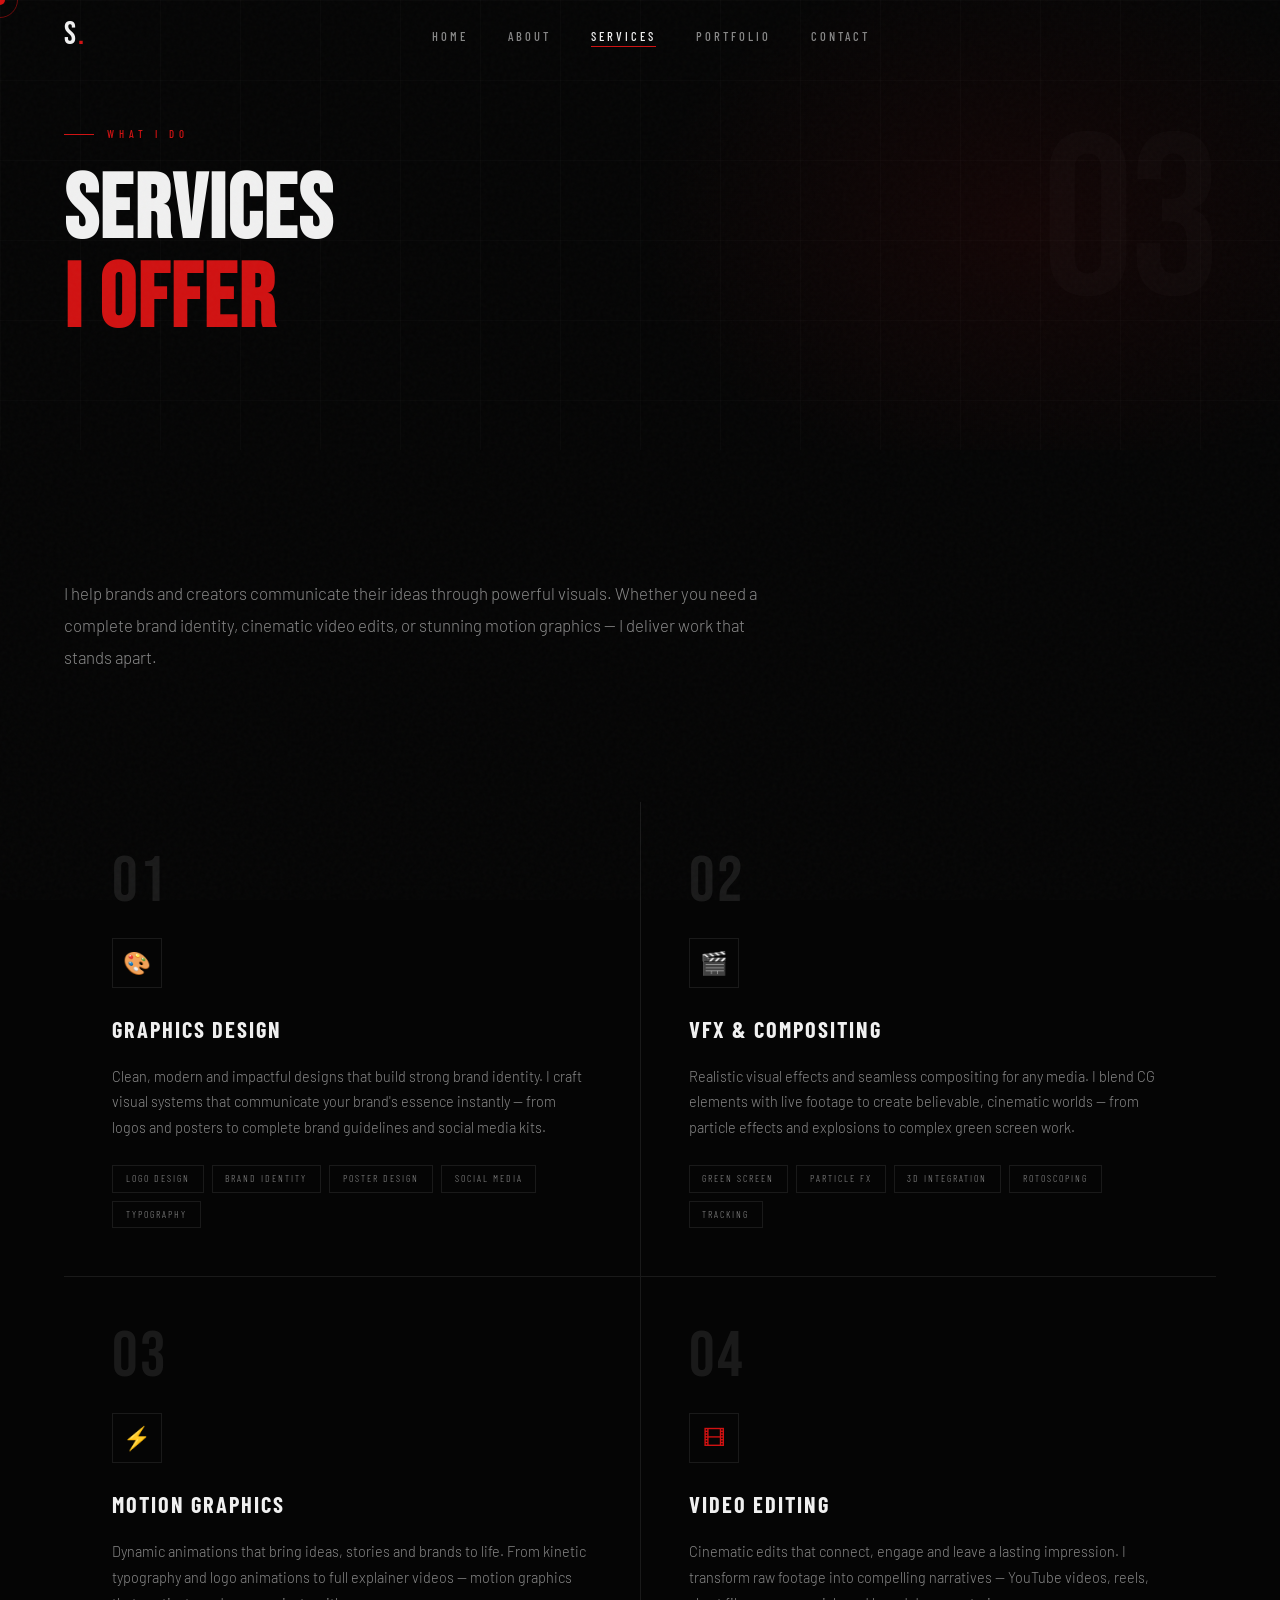
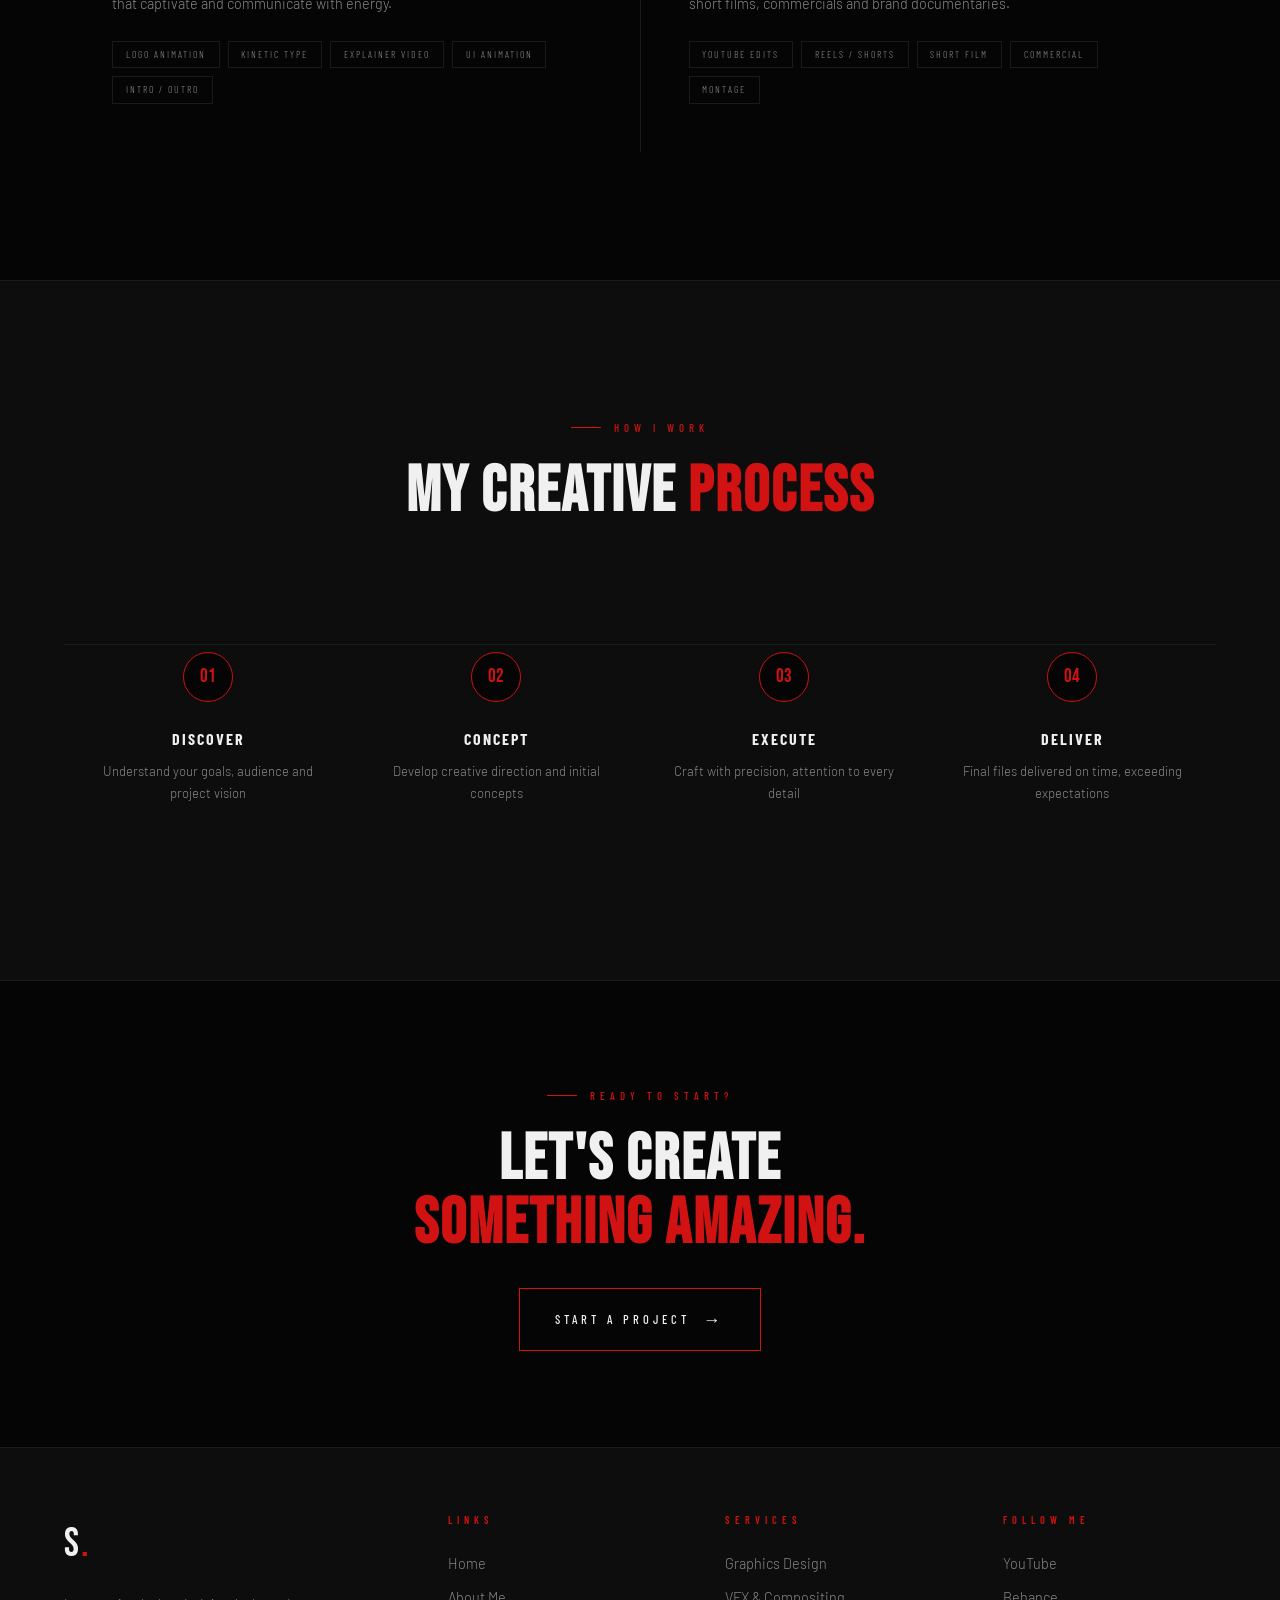
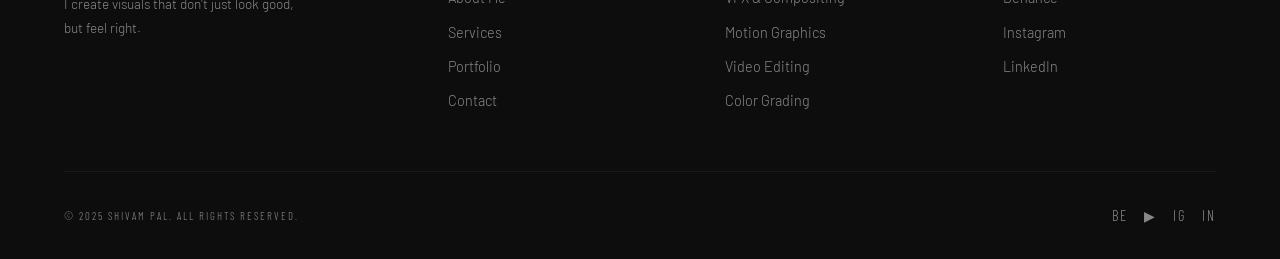
<file: services.html>
<!DOCTYPE html>
<html lang="en">
<head>
  <meta charset="UTF-8" />
  <meta name="viewport" content="width=device-width, initial-scale=1.0" />
  <title>Services — Shivam Pal</title>
  <link rel="stylesheet" href="style.css" />
</head>
<body>

  <div class="cursor"></div>
  <div class="cursor-follower"></div>

  <nav class="nav scrolled">
    <a href="index.html" class="nav-logo">S<span>.</span></a>
    <ul class="nav-links">
      <li><a href="index.html">Home</a></li>
      <li><a href="about.html">About</a></li>
      <li><a href="services.html" class="active">Services</a></li>
      <li><a href="portfolio.html">Portfolio</a></li>
      <li><a href="contact.html">Contact</a></li>
    </ul>
    <div class="nav-hamburger"><span></span><span></span><span></span></div>
  </nav>
  <div class="mobile-menu">
    <a href="index.html">Home</a>
    <a href="about.html">About</a>
    <a href="services.html">Services</a>
    <a href="portfolio.html">Portfolio</a>
    <a href="contact.html">Contact</a>
  </div>

  <!-- PAGE HEADER -->
  <header class="page-header" style="padding-top:var(--nav-h);">
    <div class="page-header-num">03</div>
    <div class="page-header-content">
      <div class="section-tag reveal">What I Do</div>
      <h1 class="section-h2 reveal reveal-delay-1" style="font-size:clamp(3rem,7vw,7rem);">
        Services<br><em>I Offer</em>
      </h1>
    </div>
  </header>

  <!-- INTRO -->
  <section class="section" style="padding-bottom:0;">
    <div style="max-width:700px;">
      <p class="reveal" style="font-size:1.05rem;color:var(--gray);line-height:1.9;">
        I help brands and creators communicate their ideas through powerful visuals.
        Whether you need a complete brand identity, cinematic video edits, or stunning
        motion graphics — I deliver work that stands apart.
      </p>
    </div>
  </section>

  <!-- SERVICES GRID -->
  <section class="section">
    <div class="services-grid" style="display:grid;grid-template-columns:repeat(2,1fr);">

      <!-- SERVICE 1 -->
      <div class="service-card reveal">
        <div class="service-num">01</div>
        <div class="service-icon">🎨</div>
        <h3 class="service-title">Graphics Design</h3>
        <p class="service-desc">
          Clean, modern and impactful designs that build strong brand identity.
          I craft visual systems that communicate your brand's essence instantly —
          from logos and posters to complete brand guidelines and social media kits.
        </p>
        <div class="service-tags">
          <span class="service-tag">Logo Design</span>
          <span class="service-tag">Brand Identity</span>
          <span class="service-tag">Poster Design</span>
          <span class="service-tag">Social Media</span>
          <span class="service-tag">Typography</span>
        </div>
      </div>

      <!-- SERVICE 2 -->
      <div class="service-card reveal reveal-delay-1">
        <div class="service-num">02</div>
        <div class="service-icon">🎬</div>
        <h3 class="service-title">VFX & Compositing</h3>
        <p class="service-desc">
          Realistic visual effects and seamless compositing for any media.
          I blend CG elements with live footage to create believable, cinematic worlds —
          from particle effects and explosions to complex green screen work.
        </p>
        <div class="service-tags">
          <span class="service-tag">Green Screen</span>
          <span class="service-tag">Particle FX</span>
          <span class="service-tag">3D Integration</span>
          <span class="service-tag">Rotoscoping</span>
          <span class="service-tag">Tracking</span>
        </div>
      </div>

      <!-- SERVICE 3 -->
      <div class="service-card reveal reveal-delay-2">
        <div class="service-num">03</div>
        <div class="service-icon">⚡</div>
        <h3 class="service-title">Motion Graphics</h3>
        <p class="service-desc">
          Dynamic animations that bring ideas, stories and brands to life.
          From kinetic typography and logo animations to full explainer videos —
          motion graphics that captivate and communicate with energy.
        </p>
        <div class="service-tags">
          <span class="service-tag">Logo Animation</span>
          <span class="service-tag">Kinetic Type</span>
          <span class="service-tag">Explainer Video</span>
          <span class="service-tag">UI Animation</span>
          <span class="service-tag">Intro / Outro</span>
        </div>
      </div>

      <!-- SERVICE 4 -->
      <div class="service-card reveal">
        <div class="service-num">04</div>
        <div class="service-icon">🎞</div>
        <h3 class="service-title">Video Editing</h3>
        <p class="service-desc">
          Cinematic edits that connect, engage and leave a lasting impression.
          I transform raw footage into compelling narratives — YouTube videos,
          reels, short films, commercials and brand documentaries.
        </p>
        <div class="service-tags">
          <span class="service-tag">YouTube Edits</span>
          <span class="service-tag">Reels / Shorts</span>
          <span class="service-tag">Short Film</span>
          <span class="service-tag">Commercial</span>
          <span class="service-tag">Montage</span>
        </div>
      </div>


    </div>
  </section>

  <!-- PROCESS SECTION -->
  <section class="section" style="background:var(--black-soft);border-top:1px solid var(--black-border);">
    <div style="text-align:center;max-width:600px;margin:0 auto 5rem;">
      <div class="section-tag reveal" style="justify-content:center;">How I Work</div>
      <h2 class="section-h2 reveal reveal-delay-1">My Creative <em>Process</em></h2>
    </div>

    <div style="display:grid;grid-template-columns:repeat(auto-fit,minmax(220px,1fr));gap:0;position:relative;">
      <!-- connector line -->
      <div style="position:absolute;top:2.5rem;left:0;right:0;height:1px;background:var(--black-border);z-index:0;"></div>

      <div class="reveal" style="text-align:center;padding:3rem 2rem;position:relative;z-index:1;">
        <div style="width:50px;height:50px;border-radius:50%;background:var(--black);border:1px solid var(--red);display:flex;align-items:center;justify-content:center;margin:0 auto 1.5rem;font-family:var(--font-display);font-size:1.2rem;color:var(--red);">01</div>
        <div style="font-family:var(--font-cond);font-size:1rem;font-weight:700;letter-spacing:2px;text-transform:uppercase;margin-bottom:0.5rem;">Discover</div>
        <div style="font-size:0.82rem;color:var(--gray);line-height:1.7;">Understand your goals, audience and project vision</div>
      </div>
      <div class="reveal reveal-delay-1" style="text-align:center;padding:3rem 2rem;position:relative;z-index:1;">
        <div style="width:50px;height:50px;border-radius:50%;background:var(--black);border:1px solid var(--red);display:flex;align-items:center;justify-content:center;margin:0 auto 1.5rem;font-family:var(--font-display);font-size:1.2rem;color:var(--red);">02</div>
        <div style="font-family:var(--font-cond);font-size:1rem;font-weight:700;letter-spacing:2px;text-transform:uppercase;margin-bottom:0.5rem;">Concept</div>
        <div style="font-size:0.82rem;color:var(--gray);line-height:1.7;">Develop creative direction and initial concepts</div>
      </div>
      <div class="reveal reveal-delay-2" style="text-align:center;padding:3rem 2rem;position:relative;z-index:1;">
        <div style="width:50px;height:50px;border-radius:50%;background:var(--black);border:1px solid var(--red);display:flex;align-items:center;justify-content:center;margin:0 auto 1.5rem;font-family:var(--font-display);font-size:1.2rem;color:var(--red);">03</div>
        <div style="font-family:var(--font-cond);font-size:1rem;font-weight:700;letter-spacing:2px;text-transform:uppercase;margin-bottom:0.5rem;">Execute</div>
        <div style="font-size:0.82rem;color:var(--gray);line-height:1.7;">Craft with precision, attention to every detail</div>
      </div>
      <div class="reveal reveal-delay-3" style="text-align:center;padding:3rem 2rem;position:relative;z-index:1;">
        <div style="width:50px;height:50px;border-radius:50%;background:var(--black);border:1px solid var(--red);display:flex;align-items:center;justify-content:center;margin:0 auto 1.5rem;font-family:var(--font-display);font-size:1.2rem;color:var(--red);">04</div>
        <div style="font-family:var(--font-cond);font-size:1rem;font-weight:700;letter-spacing:2px;text-transform:uppercase;margin-bottom:0.5rem;">Deliver</div>
        <div style="font-size:0.82rem;color:var(--gray);line-height:1.7;">Final files delivered on time, exceeding expectations</div>
      </div>
    </div>
  </section>

  <!-- CTA -->
  <section style="padding:6rem 5vw;text-align:center;border-top:1px solid var(--black-border);">
    <div class="section-tag reveal" style="justify-content:center;">Ready to Start?</div>
    <h2 class="section-h2 reveal reveal-delay-1">Let's Create<br><em>Something Amazing.</em></h2>
    <div style="margin-top:2rem;" class="reveal reveal-delay-2">
      <a href="contact.html" class="btn">
        <span>Start a Project</span>
        <span class="btn-arrow">→</span>
      </a>
    </div>
  </section>

  <!-- FOOTER -->
  <footer class="footer">
    <div class="footer-top">
      <div>
        <div class="footer-logo">S<span>.</span></div>
        <p class="footer-tagline">I create visuals that don't just look good, but feel right.</p>
      </div>
      <div class="footer-col">
        <div class="footer-col-title">Links</div>
        <a href="index.html">Home</a>
        <a href="about.html">About Me</a>
        <a href="services.html">Services</a>
        <a href="portfolio.html">Portfolio</a>
        <a href="contact.html">Contact</a>
      </div>
      <div class="footer-col">
        <div class="footer-col-title">Services</div>
        <a href="services.html">Graphics Design</a>
        <a href="services.html">VFX & Compositing</a>
        <a href="services.html">Motion Graphics</a>
        <a href="services.html">Video Editing</a>
        <a href="services.html">Color Grading</a>
      </div>
      <div class="footer-col">
        <div class="footer-col-title">Follow Me</div>
        <a href="https://www.youtube.com/@ShivamPal-sg6mi" target="_blank">YouTube</a>
        <a href="https://www.behance.net/shivampal131" target="_blank">Behance</a>
        <a href="#" target="_blank">Instagram</a>
        <a href="#" target="_blank">LinkedIn</a>
      </div>
    </div>
    <div class="footer-bottom">
      <span>© 2025 Shivam Pal. All rights reserved.</span>
      <div class="footer-socials">
        <a href="https://www.behance.net/shivampal131" target="_blank">Be</a>
        <a href="https://www.youtube.com/@ShivamPal-sg6mi" target="_blank">▶</a>
        <a href="#" target="_blank">Ig</a>
        <a href="#" target="_blank">in</a>
      </div>
    </div>
  </footer>

  <script src="script.js"></script>
</body>
</html>
</file>
<file: style.css>
/* =========================================
   SHIVAM PAL — CREATIVE PORTFOLIO
   style.css
   ========================================= */

/* --- Google Fonts --- */
@import url('https://fonts.googleapis.com/css2?family=Bebas+Neue&family=Barlow:ital,wght@0,300;0,400;0,500;0,600;0,700;1,300;1,400&family=Barlow+Condensed:wght@300;400;500;600;700;800;900&display=swap');

/* =========================================
   1. CSS VARIABLES
   ========================================= */
:root {
  --black:       #050505;
  --black-soft:  #0d0d0d;
  --black-card:  #111111;
  --black-border:#1a1a1a;
  --red:         #d11212;
  --red-dark:    #a00d0d;
  --red-glow:    rgba(209,18,18,0.18);
  --white:       #f0f0f0;
  --gray:        #888888;
  --gray-light:  #cccccc;
  --font-display:'Bebas Neue', sans-serif;
  --font-cond:   'Barlow Condensed', sans-serif;
  --font-body:   'Barlow', sans-serif;
  --nav-h:       70px;
  --transition:  0.4s cubic-bezier(0.25, 0.46, 0.45, 0.94);
}

/* =========================================
   2. RESET & BASE
   ========================================= */
*, *::before, *::after { margin: 0; padding: 0; box-sizing: border-box; }

html {
  scroll-behavior: smooth;
  font-size: 16px;
  -webkit-font-smoothing: antialiased;
}

body {
  background: var(--black);
  color: var(--white);
  font-family: var(--font-body);
  font-weight: 300;
  line-height: 1.6;
  overflow-x: hidden;
  cursor: none;
}

a { color: inherit; text-decoration: none; }
img { display: block; max-width: 100%; }
ul { list-style: none; }

/* =========================================
   3. CUSTOM CURSOR
   ========================================= */
.cursor {
  position: fixed;
  width: 10px; height: 10px;
  background: var(--red);
  border-radius: 50%;
  pointer-events: none;
  z-index: 9999;
  transform: translate(-50%,-50%);
  transition: width 0.2s, height 0.2s, background 0.2s;
}
.cursor-follower {
  position: fixed;
  width: 36px; height: 36px;
  border: 1px solid rgba(209,18,18,0.5);
  border-radius: 50%;
  pointer-events: none;
  z-index: 9998;
  transform: translate(-50%,-50%);
  transition: transform 0.12s ease, width 0.3s, height 0.3s, border 0.3s;
}
body:has(a:hover) .cursor,
body:has(button:hover) .cursor { width: 16px; height: 16px; }
body:has(a:hover) .cursor-follower,
body:has(button:hover) .cursor-follower {
  width: 56px; height: 56px;
  border-color: var(--red);
}

/* =========================================
   4. NOISE OVERLAY
   ========================================= */
body::before {
  content: '';
  position: fixed;
  inset: 0;
  background-image: url("data:image/svg+xml,%3Csvg viewBox='0 0 256 256' xmlns='http://www.w3.org/2000/svg'%3E%3Cfilter id='n'%3E%3CfeTurbulence type='fractalNoise' baseFrequency='0.9' numOctaves='4' stitchTiles='stitch'/%3E%3C/filter%3E%3Crect width='100%25' height='100%25' filter='url(%23n)' opacity='1'/%3E%3C/svg%3E");
  opacity: 0.025;
  pointer-events: none;
  z-index: 9997;
}

/* =========================================
   5. SCROLLBAR
   ========================================= */
::-webkit-scrollbar { width: 3px; }
::-webkit-scrollbar-track { background: var(--black); }
::-webkit-scrollbar-thumb { background: var(--red); }

/* =========================================
   6. NAV
   ========================================= */
.nav {
  position: fixed; top: 0; left: 0; right: 0;
  height: var(--nav-h);
  display: flex; align-items: center;
  padding: 0 5vw;
  z-index: 1000;
  transition: background var(--transition), border-color var(--transition);
  border-bottom: 1px solid transparent;
}
.nav.scrolled {
  background: rgba(5,5,5,0.95);
  backdrop-filter: blur(20px);
  border-bottom-color: var(--black-border);
}

.nav-logo {
  font-family: var(--font-display);
  font-size: 2rem;
  letter-spacing: 2px;
  color: var(--white);
}
.nav-logo span { color: var(--red); }

.nav-links {
  display: flex; gap: 2.5rem;
  margin: 0 auto;
}
.nav-links a {
  font-family: var(--font-cond);
  font-size: 0.78rem;
  font-weight: 500;
  letter-spacing: 3px;
  text-transform: uppercase;
  color: var(--gray);
  position: relative;
  transition: color var(--transition);
}
.nav-links a::after {
  content: '';
  position: absolute; bottom: -4px; left: 0;
  width: 0; height: 1px;
  background: var(--red);
  transition: width var(--transition);
}
.nav-links a:hover,
.nav-links a.active { color: var(--white); }
.nav-links a:hover::after,
.nav-links a.active::after { width: 100%; }

.nav-hamburger {
  display: none;
  flex-direction: column; gap: 5px;
  cursor: pointer; padding: 4px;
}
.nav-hamburger span {
  display: block;
  width: 28px; height: 1.5px;
  background: var(--white);
  transition: var(--transition);
}
.nav-hamburger.open span:nth-child(1) { transform: translateY(6.5px) rotate(45deg); }
.nav-hamburger.open span:nth-child(2) { opacity: 0; }
.nav-hamburger.open span:nth-child(3) { transform: translateY(-6.5px) rotate(-45deg); }

/* Mobile Menu */
.mobile-menu {
  position: fixed; inset: 0;
  background: var(--black-soft);
  display: flex; flex-direction: column;
  align-items: center; justify-content: center;
  gap: 2.5rem;
  z-index: 999;
  transform: translateX(100%);
  transition: transform 0.5s cubic-bezier(0.77,0,0.175,1);
}
.mobile-menu.open { transform: translateX(0); }
.mobile-menu a {
  font-family: var(--font-display);
  font-size: 3rem;
  letter-spacing: 4px;
  color: var(--gray);
  transition: color var(--transition);
}
.mobile-menu a:hover { color: var(--red); }

/* =========================================
   7. PAGE LOADER
   ========================================= */
.loader {
  position: fixed; inset: 0;
  background: var(--black);
  display: flex; align-items: center; justify-content: center;
  z-index: 10000;
  transition: opacity 0.6s ease, visibility 0.6s ease;
}
.loader.hidden { opacity: 0; visibility: hidden; }
.loader-inner {
  text-align: center;
}
.loader-text {
  font-family: var(--font-display);
  font-size: 4rem;
  letter-spacing: 6px;
  color: var(--white);
  overflow: hidden;
}
.loader-text span { color: var(--red); }
.loader-bar {
  width: 0; height: 1px;
  background: var(--red);
  margin-top: 1rem;
  animation: loaderBar 1.6s ease forwards;
}
@keyframes loaderBar { to { width: 100%; } }
.loader-num {
  font-family: var(--font-cond);
  font-size: 0.7rem;
  letter-spacing: 4px;
  color: var(--gray);
  margin-top: 0.5rem;
  animation: countUp 1.6s ease forwards;
}

/* =========================================
   8. HERO — INDEX
   ========================================= */
.hero {
  position: relative;
  min-height: 100vh;
  display: flex; align-items: center;
  padding: 0 5vw;
  overflow: hidden;
}

/* Cinematic background */
.hero-bg {
  position: absolute; inset: 0;
  background:
    radial-gradient(ellipse 60% 80% at 70% 50%, rgba(209,18,18,0.08) 0%, transparent 60%),
    radial-gradient(ellipse 40% 60% at 85% 20%, rgba(209,18,18,0.05) 0%, transparent 50%),
    var(--black);
}
.hero-bg::before {
  content: '';
  position: absolute; inset: 0;
  background-image:
    linear-gradient(rgba(255,255,255,0.015) 1px, transparent 1px),
    linear-gradient(90deg, rgba(255,255,255,0.015) 1px, transparent 1px);
  background-size: 80px 80px;
}
.hero-bg::after {
  content: '';
  position: absolute;
  right: 0; top: 0;
  width: 50%; height: 100%;
  background: radial-gradient(ellipse at 80% 50%,
    rgba(209,18,18,0.12) 0%,
    rgba(209,18,18,0.04) 30%,
    transparent 70%);
}

/* Animated particles */
.hero-particles { position: absolute; inset: 0; overflow: hidden; }
.particle {
  position: absolute;
  width: 1px; height: 1px;
  background: var(--red);
  border-radius: 50%;
  animation: floatParticle linear infinite;
  opacity: 0;
}
@keyframes floatParticle {
  0%   { opacity: 0; transform: translateY(0) scale(1); }
  10%  { opacity: 1; }
  90%  { opacity: 0.6; }
  100% { opacity: 0; transform: translateY(-100vh) scale(0); }
}

/* Glowing orb */
.hero-orb {
  position: absolute;
  right: 10%; top: 50%;
  transform: translateY(-50%);
  width: 500px; height: 500px;
  border-radius: 50%;
  background: radial-gradient(circle, rgba(209,18,18,0.15) 0%, transparent 70%);
  animation: orbPulse 4s ease-in-out infinite;
}
@keyframes orbPulse {
  0%, 100% { transform: translateY(-50%) scale(1); opacity: 0.6; }
  50%       { transform: translateY(-50%) scale(1.1); opacity: 1; }
}

/* Red vertical light slash */
.hero-slash {
  position: absolute;
  right: 25%; top: 0; bottom: 0;
  width: 1px;
  background: linear-gradient(to bottom, transparent, rgba(209,18,18,0.3), transparent);
  animation: slashFlicker 3s ease-in-out infinite;
}
@keyframes slashFlicker {
  0%,100%{ opacity:0.4; } 50%{ opacity:1; }
}

.hero-content { position: relative; z-index: 2; max-width: 800px; }

.hero-tag {
  display: inline-flex; align-items: center; gap: 0.8rem;
  font-family: var(--font-cond);
  font-size: 0.72rem;
  font-weight: 500;
  letter-spacing: 5px;
  text-transform: uppercase;
  color: var(--red);
  margin-bottom: 2rem;
}
.hero-tag::before {
  content: '';
  display: inline-block;
  width: 40px; height: 1px;
  background: var(--red);
}

.hero-h1 {
  font-family: var(--font-display);
  font-size: clamp(3.5rem, 9vw, 8rem);
  line-height: 0.95;
  letter-spacing: 2px;
  text-transform: uppercase;
  margin-bottom: 1.5rem;
}
.hero-h1 em {
  font-style: normal;
  color: var(--red);
  display: block;
}

.hero-services {
  display: flex; flex-wrap: wrap; gap: 0.5rem 1.5rem;
  font-family: var(--font-cond);
  font-size: 0.78rem;
  letter-spacing: 3px;
  text-transform: uppercase;
  color: var(--gray);
  margin-bottom: 2rem;
}
.hero-services span { position: relative; }
.hero-services span:not(:last-child)::after {
  content: '•';
  position: absolute; right: -1rem;
  color: var(--red);
}

.hero-desc {
  font-size: 1rem;
  color: var(--gray-light);
  line-height: 1.8;
  max-width: 480px;
  margin-bottom: 3rem;
}

.hero-scroll {
  position: absolute;
  bottom: 3rem; left: 5vw;
  display: flex; align-items: center; gap: 1rem;
  font-family: var(--font-cond);
  font-size: 0.68rem;
  letter-spacing: 4px;
  text-transform: uppercase;
  color: var(--gray);
}
.hero-scroll-line {
  width: 60px; height: 1px;
  background: var(--gray);
  position: relative;
  overflow: hidden;
}
.hero-scroll-line::after {
  content: '';
  position: absolute; inset: 0;
  background: var(--red);
  animation: scrollLine 2s ease-in-out infinite;
}
@keyframes scrollLine {
  0%   { transform: translateX(-100%); }
  100% { transform: translateX(200%); }
}

/* =========================================
   9. BUTTONS
   ========================================= */
.btn {
  display: inline-flex; align-items: center; gap: 0.8rem;
  font-family: var(--font-cond);
  font-size: 0.78rem;
  font-weight: 500;
  letter-spacing: 4px;
  text-transform: uppercase;
  padding: 1rem 2.2rem;
  border: 1px solid var(--red);
  color: var(--white);
  background: transparent;
  cursor: pointer;
  position: relative;
  overflow: hidden;
  transition: color var(--transition);
}
.btn::before {
  content: '';
  position: absolute; inset: 0;
  background: var(--red);
  transform: translateX(-101%);
  transition: transform var(--transition);
  z-index: 0;
}
.btn:hover::before { transform: translateX(0); }
.btn span, .btn svg { position: relative; z-index: 1; }
.btn-arrow { font-size: 1.1rem; }

.btn-outline {
  background: transparent;
  border-color: var(--black-border);
  color: var(--gray);
}
.btn-outline::before { background: var(--black-card); }
.btn-outline:hover { color: var(--white); }

/* =========================================
   10. SECTION COMMONS
   ========================================= */
.section {
  padding: 8rem 5vw;
  position: relative;
}
.section-tag {
  display: inline-flex; align-items: center; gap: 0.8rem;
  font-family: var(--font-cond);
  font-size: 0.68rem;
  font-weight: 500;
  letter-spacing: 5px;
  text-transform: uppercase;
  color: var(--red);
  margin-bottom: 1.5rem;
}
.section-tag::before {
  content: '';
  display: inline-block;
  width: 30px; height: 1px;
  background: var(--red);
}
.section-h2 {
  font-family: var(--font-display);
  font-size: clamp(2.5rem, 5vw, 5rem);
  line-height: 1;
  letter-spacing: 2px;
  text-transform: uppercase;
  margin-bottom: 1.5rem;
}
.section-h2 em {
  font-style: normal;
  color: var(--red);
}
.section-line {
  width: 60px; height: 1px;
  background: var(--red);
  margin-bottom: 1.5rem;
}

/* Reveal animation */
.reveal {
  opacity: 0;
  transform: translateY(40px);
  transition: opacity 0.8s ease, transform 0.8s ease;
}
.reveal.visible { opacity: 1; transform: translateY(0); }
.reveal-delay-1 { transition-delay: 0.1s; }
.reveal-delay-2 { transition-delay: 0.2s; }
.reveal-delay-3 { transition-delay: 0.3s; }
.reveal-delay-4 { transition-delay: 0.4s; }

/* =========================================
   11. HOME — TICKER / MARQUEE
   ========================================= */
.ticker {
  background: var(--red);
  padding: 0.75rem 0;
  overflow: hidden;
  white-space: nowrap;
}
.ticker-inner {
  display: inline-flex;
  animation: tickerScroll 20s linear infinite;
}
.ticker-inner span {
  font-family: var(--font-cond);
  font-size: 0.72rem;
  font-weight: 600;
  letter-spacing: 5px;
  text-transform: uppercase;
  color: var(--black);
  padding: 0 3rem;
}
@keyframes tickerScroll { from { transform: translateX(0); } to { transform: translateX(-50%); } }

/* =========================================
   12. HOME — FEATURED WORK PREVIEW
   ========================================= */
.work-preview {
  display: grid;
  grid-template-columns: 1fr 1fr;
  gap: 1.5px;
  background: var(--black-border);
}
.work-card {
  position: relative;
  aspect-ratio: 4/3;
  overflow: hidden;
  background: var(--black-card);
  cursor: pointer;
}
.work-card-img {
  width: 100%; height: 100%;
  object-fit: cover;
  transition: transform 0.7s ease;
  /* IMAGE PLACEHOLDER: Replace with actual portfolio image */
  background: linear-gradient(135deg, #111 0%, #1a1a1a 50%, #0d0d0d 100%);
}
.work-card:hover .work-card-img { transform: scale(1.05); }
.work-card-overlay {
  position: absolute; inset: 0;
  background: linear-gradient(to top, rgba(5,5,5,0.9) 0%, transparent 60%);
  display: flex; flex-direction: column; justify-content: flex-end;
  padding: 2rem;
  transform: translateY(20px); opacity: 0;
  transition: var(--transition);
}
.work-card:hover .work-card-overlay { transform: translateY(0); opacity: 1; }
.work-card-tag {
  font-family: var(--font-cond);
  font-size: 0.65rem;
  letter-spacing: 4px;
  text-transform: uppercase;
  color: var(--red);
  margin-bottom: 0.4rem;
}
.work-card-title {
  font-family: var(--font-cond);
  font-size: 1.4rem;
  font-weight: 700;
  letter-spacing: 1px;
  text-transform: uppercase;
}

/* Large card span */
.work-card.large { grid-row: span 2; aspect-ratio: unset; }

/* =========================================
   13. HOME — STATS
   ========================================= */
.stats {
  display: grid;
  grid-template-columns: repeat(4, 1fr);
  gap: 1px;
  background: var(--black-border);
  margin: 0 5vw;
}
.stat-item {
  background: var(--black);
  padding: 3rem 2rem;
  text-align: center;
  position: relative;
  overflow: hidden;
}
.stat-item::before {
  content: '';
  position: absolute; top: 0; left: 50%; transform: translateX(-50%);
  width: 0; height: 1px;
  background: var(--red);
  transition: width 0.6s ease;
}
.stat-item:hover::before { width: 80%; }
.stat-num {
  font-family: var(--font-display);
  font-size: 3.5rem;
  letter-spacing: 2px;
  color: var(--white);
  display: block;
}
.stat-num span { color: var(--red); }
.stat-label {
  font-family: var(--font-cond);
  font-size: 0.68rem;
  letter-spacing: 4px;
  text-transform: uppercase;
  color: var(--gray);
  margin-top: 0.5rem;
  display: block;
}

/* =========================================
   14. ABOUT PAGE
   ========================================= */
.about-grid {
  display: grid;
  grid-template-columns: 1fr 1fr;
  gap: 6rem;
  align-items: center;
}
.about-image-wrap {
  position: relative;
}
.about-image {
  width: 100%;
  aspect-ratio: 3/4;
  object-fit: cover;
  /* IMAGE PLACEHOLDER: Replace src with Shivam's photo */
  background: linear-gradient(135deg, #111 0%, #1c1c1c 100%);
  display: block;
}
.about-image-border {
  position: absolute;
  top: 1.5rem; left: 1.5rem;
  right: -1.5rem; bottom: -1.5rem;
  border: 1px solid var(--red);
  z-index: -1;
}
.about-image-tag {
  position: absolute;
  bottom: -1.5rem; right: -1.5rem;
  background: var(--red);
  padding: 1.2rem 1.8rem;
}
.about-image-tag span {
  font-family: var(--font-display);
  font-size: 1.8rem;
  letter-spacing: 2px;
  display: block; line-height: 1;
}
.about-image-tag small {
  font-family: var(--font-cond);
  font-size: 0.65rem;
  letter-spacing: 3px;
  text-transform: uppercase;
}

.about-traits { margin-top: 3rem; }
.about-trait {
  display: flex; gap: 1.5rem;
  padding: 1.5rem 0;
  border-bottom: 1px solid var(--black-border);
}
.about-trait-icon {
  width: 44px; height: 44px;
  border: 1px solid var(--red);
  display: flex; align-items: center; justify-content: center;
  flex-shrink: 0;
  font-size: 1.1rem;
  color: var(--red);
}
.about-trait-title {
  font-family: var(--font-cond);
  font-size: 0.78rem;
  font-weight: 600;
  letter-spacing: 4px;
  text-transform: uppercase;
  color: var(--white);
  margin-bottom: 0.3rem;
}
.about-trait-desc { font-size: 0.9rem; color: var(--gray); line-height: 1.7; }

/* Skills bars */
.skills { margin-top: 4rem; }
.skill-item { margin-bottom: 1.5rem; }
.skill-header {
  display: flex; justify-content: space-between;
  font-family: var(--font-cond);
  font-size: 0.72rem;
  letter-spacing: 3px;
  text-transform: uppercase;
  color: var(--gray-light);
  margin-bottom: 0.5rem;
}
.skill-bar {
  height: 1px;
  background: var(--black-border);
  position: relative;
  overflow: hidden;
}
.skill-fill {
  position: absolute; top: 0; left: 0; height: 100%;
  background: var(--red);
  width: 0;
  transition: width 1.2s ease;
}

/* =========================================
   15. SERVICES PAGE
   ========================================= */
.services-grid {
  display: grid;
  grid-template-columns: repeat(auto-fit, minmax(320px, 1fr));
  gap: 1px;
  background: var(--black-border);
}
.service-card {
  background: var(--black);
  padding: 3rem;
  position: relative;
  overflow: hidden;
  transition: background var(--transition);
}
.service-card::before {
  content: '';
  position: absolute; top: 0; left: 0;
  width: 100%; height: 2px;
  background: var(--red);
  transform: scaleX(0);
  transform-origin: left;
  transition: transform var(--transition);
}
.service-card:hover::before { transform: scaleX(1); }
.service-card:hover { background: var(--black-card); }

.service-num {
  font-family: var(--font-display);
  font-size: 4rem;
  letter-spacing: 2px;
  color: var(--black-border);
  line-height: 1;
  margin-bottom: 1.5rem;
  transition: color var(--transition);
}
.service-card:hover .service-num { color: var(--red); }
.service-icon {
  width: 50px; height: 50px;
  display: flex; align-items: center; justify-content: center;
  font-size: 1.4rem;
  border: 1px solid var(--black-border);
  color: var(--red);
  margin-bottom: 1.5rem;
  transition: border-color var(--transition);
}
.service-card:hover .service-icon { border-color: var(--red); }
.service-title {
  font-family: var(--font-cond);
  font-size: 1.4rem;
  font-weight: 700;
  letter-spacing: 2px;
  text-transform: uppercase;
  margin-bottom: 1rem;
}
.service-desc { font-size: 0.9rem; color: var(--gray); line-height: 1.8; margin-bottom: 1.5rem; }
.service-tags { display: flex; flex-wrap: wrap; gap: 0.5rem; }
.service-tag {
  font-family: var(--font-cond);
  font-size: 0.62rem;
  letter-spacing: 2px;
  text-transform: uppercase;
  padding: 0.3rem 0.8rem;
  border: 1px solid var(--black-border);
  color: var(--gray);
}

/* =========================================
   16. PORTFOLIO PAGE
   ========================================= */
.filter-bar {
  display: flex; flex-wrap: wrap; gap: 0.5rem;
  margin-bottom: 4rem;
}
.filter-btn {
  font-family: var(--font-cond);
  font-size: 0.68rem;
  font-weight: 500;
  letter-spacing: 3px;
  text-transform: uppercase;
  padding: 0.6rem 1.4rem;
  border: 1px solid var(--black-border);
  color: var(--gray);
  background: transparent;
  cursor: pointer;
  transition: var(--transition);
}
.filter-btn:hover,
.filter-btn.active {
  border-color: var(--red);
  color: var(--white);
  background: var(--red);
}

.portfolio-grid {
  display: grid;
  grid-template-columns: repeat(3, 1fr);
  gap: 1px;
  background: var(--black-border);
  margin-bottom: 1px;
}
.port-card {
  position: relative;
  display: block;
  aspect-ratio: 4/3;
  overflow: hidden;
  background: var(--black-card);
  cursor: pointer;
  color: var(--white);
  text-decoration: none;
  /* Placeholder: actual item bg */
}
.port-card-thumb {
  width: 100%; height: 100%;
  object-fit: cover;
  transition: transform 0.6s ease;
  background: #111;
  display: flex; align-items: center; justify-content: center;
}
.port-card:hover .port-card-thumb { transform: scale(1.08); }
.port-card-overlay {
  position: absolute; inset: 0;
  background: linear-gradient(to top, rgba(5,5,5,0.92) 0%, rgba(209,18,18,0.1) 100%);
  display: flex; flex-direction: column; justify-content: flex-end;
  padding: 1.8rem;
  opacity: 0;
  transition: opacity var(--transition);
}
.port-card:hover .port-card-overlay { opacity: 1; }
.port-tag {
  font-family: var(--font-cond);
  font-size: 0.62rem;
  letter-spacing: 4px;
  text-transform: uppercase;
  color: var(--red);
  margin-bottom: 0.4rem;
}
.port-title {
  font-family: var(--font-cond);
  font-size: 1.2rem;
  font-weight: 700;
  letter-spacing: 1px;
  text-transform: uppercase;
}
.port-link {
  margin-top: 0.8rem;
  font-family: var(--font-cond);
  font-size: 0.65rem;
  letter-spacing: 3px;
  text-transform: uppercase;
  color: var(--red);
  display: inline-flex; align-items: center; gap: 0.4rem;
}

/* YouTube embed section */
.yt-section { padding: 6rem 5vw; background: var(--black-soft); }
.yt-grid {
  display: grid;
  grid-template-columns: repeat(auto-fit, minmax(320px, 1fr));
  gap: 1.5rem;
  margin-top: 3rem;
}
.yt-card {
  background: var(--black-card);
  border: 1px solid var(--black-border);
  overflow: hidden;
  transition: border-color var(--transition);
}
.yt-card:hover { border-color: var(--red); }
.yt-embed {
  position: relative;
  width: 100%;
  padding-bottom: 56.25%;
  background: #000;
}
.yt-embed iframe {
  position: absolute; inset: 0;
  width: 100%; height: 100%;
  border: none;
}
.yt-card-info { padding: 1.2rem 1.5rem; }
.yt-card-title {
  font-family: var(--font-cond);
  font-size: 1rem;
  font-weight: 600;
  letter-spacing: 1px;
  color: var(--white);
  margin-bottom: 0.3rem;
}
.yt-card-meta {
  font-size: 0.78rem;
  color: var(--gray);
  font-family: var(--font-cond);
  letter-spacing: 2px;
  text-transform: uppercase;
}

/* Behance section */
.bh-section { padding: 6rem 5vw; }
.bh-grid {
  display: grid;
  grid-template-columns: repeat(auto-fit, minmax(280px, 1fr));
  gap: 1.5rem;
  margin-top: 3rem;
}
.bh-card {
  position: relative;
  aspect-ratio: 4/3;
  min-height: 220px;
  overflow: hidden;
  background: var(--black-card);
  border: 1px solid var(--black-border);
  display: flex; align-items: center; justify-content: center;
  cursor: pointer;
  transition: border-color var(--transition);
}
.bh-card:hover { border-color: var(--red); }
.bh-card-label {
  position: absolute; inset: 0;
  display: flex; flex-direction: column; align-items: center; justify-content: center;
  gap: 0.5rem;
  background: linear-gradient(135deg, var(--black-card), var(--black));
  padding: 2rem;
  text-align: center;
}
.bh-card-num {
  font-family: var(--font-display);
  font-size: 5rem;
  color: var(--black-border);
  line-height: 1;
  transition: color var(--transition);
}
.bh-card:hover .bh-card-num { color: var(--red); }
.bh-card-name {
  font-family: var(--font-cond);
  font-size: 0.9rem;
  font-weight: 600;
  letter-spacing: 2px;
  text-transform: uppercase;
  color: var(--gray-light);
}
.bh-card-type {
  font-family: var(--font-cond);
  font-size: 0.65rem;
  letter-spacing: 3px;
  text-transform: uppercase;
  color: var(--red);
}

/* =========================================
   17. CONTACT PAGE
   ========================================= */
.contact-grid {
  display: grid;
  grid-template-columns: 1fr 1.5fr;
  gap: 6rem;
  align-items: start;
}
.contact-info-item {
  display: flex; gap: 1.5rem;
  padding: 1.5rem 0;
  border-bottom: 1px solid var(--black-border);
}
.contact-info-icon {
  width: 44px; height: 44px;
  border: 1px solid var(--black-border);
  display: flex; align-items: center; justify-content: center;
  flex-shrink: 0;
  font-size: 1rem;
  color: var(--red);
}
.contact-info-label {
  font-family: var(--font-cond);
  font-size: 0.65rem;
  letter-spacing: 4px;
  text-transform: uppercase;
  color: var(--gray);
  margin-bottom: 0.25rem;
}
.contact-info-value { font-size: 0.95rem; color: var(--white); }

.contact-social {
  display: flex; gap: 0.8rem;
  margin-top: 2.5rem;
}
.social-icon {
  width: 44px; height: 44px;
  border: 1px solid var(--black-border);
  display: flex; align-items: center; justify-content: center;
  font-size: 1rem;
  color: var(--gray);
  transition: var(--transition);
  text-decoration: none;
}
.social-icon:hover {
  border-color: var(--red);
  color: var(--red);
  background: var(--red-glow);
}

/* Form */
.contact-form { display: flex; flex-direction: column; gap: 1.5rem; }
.form-row { display: grid; grid-template-columns: 1fr 1fr; gap: 1rem; }
.form-group { display: flex; flex-direction: column; gap: 0.5rem; }
.form-label {
  font-family: var(--font-cond);
  font-size: 0.65rem;
  letter-spacing: 4px;
  text-transform: uppercase;
  color: var(--gray);
}
.form-input,
.form-textarea {
  background: var(--black-card);
  border: 1px solid var(--black-border);
  color: var(--white);
  font-family: var(--font-body);
  font-size: 0.9rem;
  padding: 1rem 1.2rem;
  outline: none;
  transition: border-color var(--transition);
  resize: none;
}
.form-input:focus,
.form-textarea:focus { border-color: var(--red); }
.form-textarea { min-height: 160px; }

/* =========================================
   18. FOOTER
   ========================================= */
.footer {
  background: var(--black-soft);
  border-top: 1px solid var(--black-border);
  padding: 4rem 5vw 2rem;
}
.footer-top {
  display: grid;
  grid-template-columns: 1.5fr 1fr 1fr 1fr;
  gap: 4rem;
  padding-bottom: 3rem;
  border-bottom: 1px solid var(--black-border);
  margin-bottom: 2rem;
}
.footer-logo {
  font-family: var(--font-display);
  font-size: 2.5rem;
  letter-spacing: 2px;
  margin-bottom: 1rem;
}
.footer-logo span { color: var(--red); }
.footer-tagline { font-size: 0.85rem; color: var(--gray); line-height: 1.8; max-width: 240px; }
.footer-col-title {
  font-family: var(--font-cond);
  font-size: 0.65rem;
  font-weight: 600;
  letter-spacing: 5px;
  text-transform: uppercase;
  color: var(--red);
  margin-bottom: 1.5rem;
}
.footer-col a {
  display: block;
  font-size: 0.9rem;
  color: var(--gray);
  margin-bottom: 0.7rem;
  transition: color var(--transition);
}
.footer-col a:hover { color: var(--white); }

.footer-bottom {
  display: flex; justify-content: space-between; align-items: center;
  font-family: var(--font-cond);
  font-size: 0.68rem;
  letter-spacing: 2px;
  text-transform: uppercase;
  color: var(--gray);
}
.footer-socials { display: flex; gap: 1rem; }
.footer-socials a {
  color: var(--gray);
  transition: color var(--transition);
  font-size: 0.9rem;
}
.footer-socials a:hover { color: var(--red); }

/* =========================================
   19. PAGE HEADER (inner pages)
   ========================================= */
.page-header {
  min-height: 50vh;
  display: flex; align-items: flex-end;
  padding: 0 5vw 5rem;
  position: relative;
  overflow: hidden;
  background:
    radial-gradient(ellipse 50% 100% at 80% 50%, rgba(209,18,18,0.07) 0%, transparent 60%),
    var(--black);
}
.page-header::before {
  content: '';
  position: absolute; inset: 0;
  background-image:
    linear-gradient(rgba(255,255,255,0.015) 1px, transparent 1px),
    linear-gradient(90deg, rgba(255,255,255,0.015) 1px, transparent 1px);
  background-size: 80px 80px;
}
.page-header-content { position: relative; z-index: 1; }
.page-header-num {
  position: absolute;
  right: 5vw; top: 50%;
  transform: translateY(-50%);
  font-family: var(--font-display);
  font-size: clamp(8rem, 18vw, 18rem);
  color: rgba(255,255,255,0.02);
  letter-spacing: -5px;
  line-height: 1;
  pointer-events: none;
}

/* =========================================
   20. RESPONSIVE
   ========================================= */
@media (max-width: 1024px) {
  .about-grid { grid-template-columns: 1fr; gap: 4rem; }
  .about-image-wrap { max-width: 400px; }
  .contact-grid { grid-template-columns: 1fr; gap: 4rem; }
  .footer-top { grid-template-columns: 1fr 1fr; gap: 2.5rem; }
  .portfolio-grid { grid-template-columns: repeat(2, 1fr); }
  .stats { grid-template-columns: repeat(2, 1fr); }
  .work-preview { grid-template-columns: 1fr; }
  .work-card.large { grid-row: unset; }
}

@media (max-width: 768px) {
  :root { --nav-h: 60px; }
  .nav-links { display: none; }
  .nav-hamburger { display: flex; }
  .section { padding: 5rem 5vw; }
  .portfolio-grid { grid-template-columns: 1fr; }
  .form-row { grid-template-columns: 1fr; }
  .footer-top { grid-template-columns: 1fr; }
  .footer-bottom { flex-direction: column; gap: 1rem; text-align: center; }
  .stats { grid-template-columns: repeat(2, 1fr); }
  .page-header-num { font-size: 8rem; }
  .hero-h1 { font-size: clamp(3rem, 12vw, 5rem); }
  .services-grid { grid-template-columns: 1fr; }
}

@media (max-width: 480px) {
  .stats { grid-template-columns: 1fr 1fr; }
  .hero-orb { width: 250px; height: 250px; }
  .yt-grid { grid-template-columns: 1fr; }
  .bh-grid { grid-template-columns: 1fr 1fr; }
}

/* Behance real projects grid responsive */
@media (max-width: 768px) {
  .bh-section > div:last-of-type { grid-template-columns: 1fr !important; }
  .bh-section a[style*="grid-row"],
  .bh-section a[style*="grid-column"] {
    grid-row: unset !important;
    grid-column: unset !important;
  }
}
</file>
